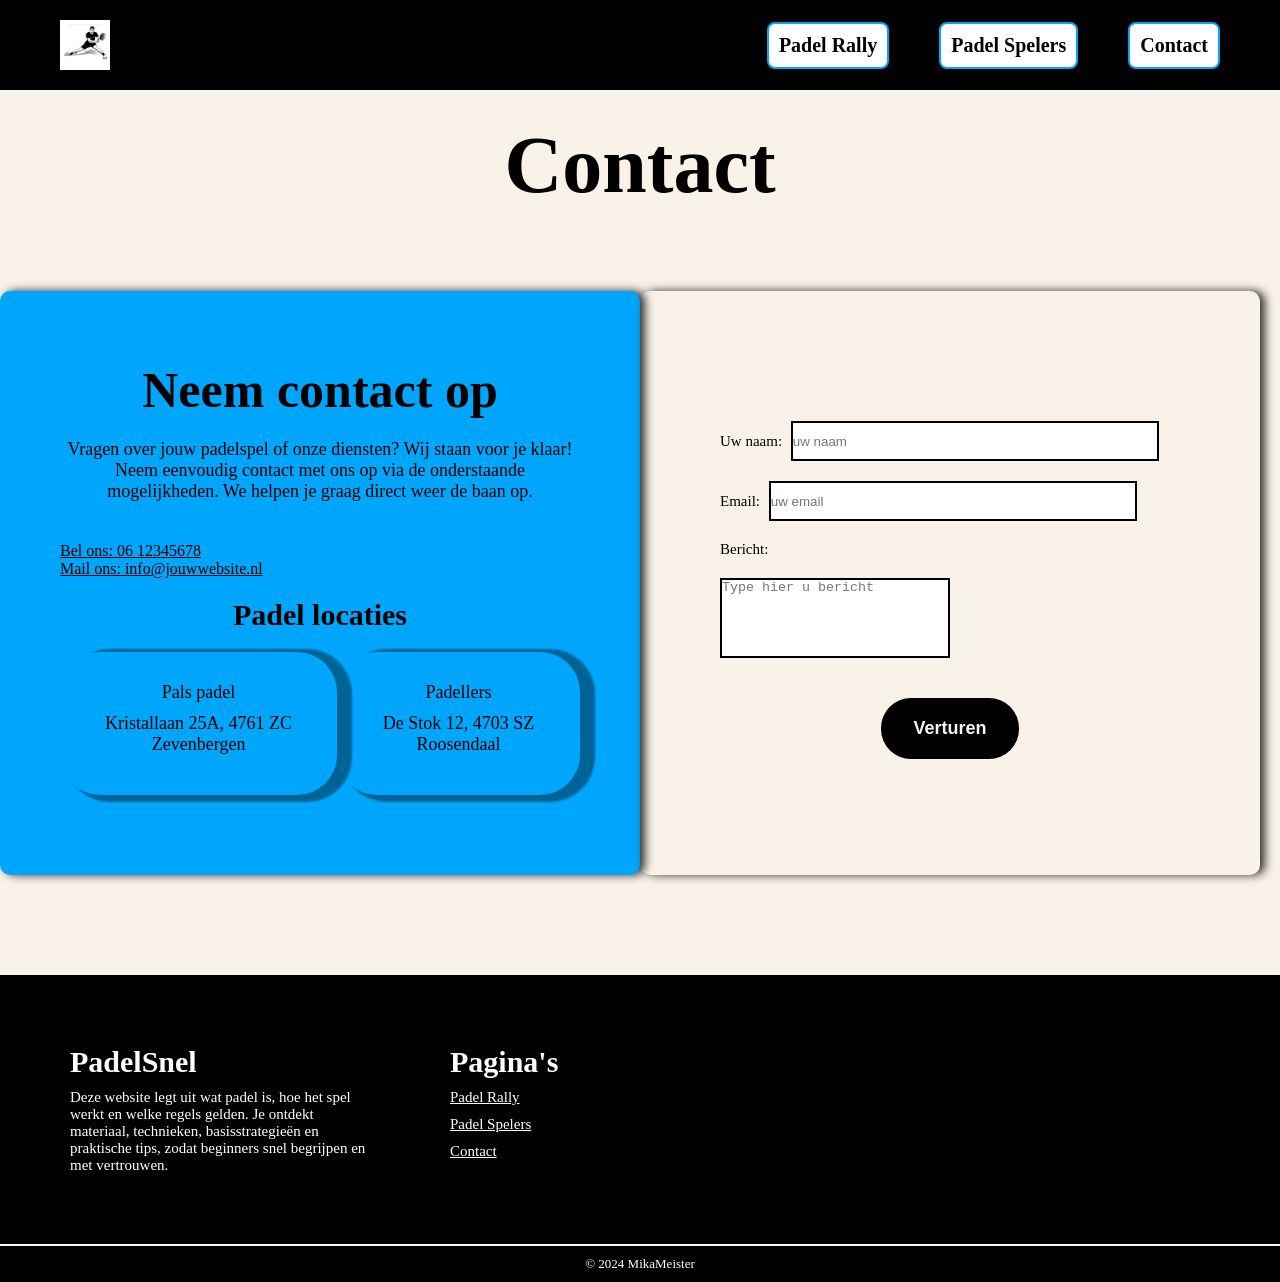
<file: contact.html>
<!doctype html>
<html lang="en">
  <head>
    <meta charset="UTF-8" />
    <meta name="viewport" content="width=device-width, initial-scale=1.0" />
    <title>Contact</title>
    <link rel="stylesheet" href="style.css" />
  </head>
  <body>
    <header>
      <nav class="navbar">
        <a class="logo-nav" href="index.html"
          ><img
            src="img/padel logo.png"
            alt="een tekening van een padeller in actie"
        /></a>
        <a href="padel-rally.html"><strong>Padel Rally</strong></a>
        <a href="padel-spelers.html"><strong>Padel Spelers</strong></a>
        <a href="contact.html"><strong>Contact</strong></a>
      </nav>
    </header>

    <main class="main-contact">
      <h1>Contact</h1>
      <section class="contact">
        <div class="contact-grid">
          <div class="contact-card left">
            <h2>Neem contact op</h2>
            <p>
              Vragen over jouw padelspel of onze diensten? Wij staan voor je
              klaar! Neem eenvoudig contact met ons op via de onderstaande
              mogelijkheden. We helpen je graag direct weer de baan op.
            </p>
            <a href="tel:+31612345678">Bel ons: 06 12345678</a>
            <a href="mailto:info@jouwwebsite.nl"
              >Mail ons: info@jouwwebsite.nl</a
            >
            <div class="padel-locaties">
              <h3>Padel locaties</h3>
              <div class="locaties-grid">
                <div class="locaties-card">
                  <p>Pals padel</p>
                  <p>Kristallaan 25A, 4761 ZC Zevenbergen</p>
                </div>
                <div class="locaties-card">
                  <p>Padellers</p>
                  <p>De Stok 12, 4703 SZ Roosendaal</p>
                </div>
              </div>
            </div>
          </div>
          <div class="contact-card right">
            <form action="#" class="contact-form">
              <div>
                <label for="name">Uw naam: </label>
                <input
                  type="text"
                  id="name"
                  name="name"
                  placeholder="uw naam"
                  required
                />
              </div>
              <div>
                <label for="email">Email: </label>
                <input
                  type="text"
                  id="email"
                  name="email"
                  placeholder="uw email"
                  required
                />
              </div>
              <label for="message">Bericht: </label>
              <textarea
                name="message"
                id="message"
                placeholder="Type hier u bericht"
                rows="5"
                required
              ></textarea>

              <button type="submit" class="submit-btn">Verturen</button>
            </form>
          </div>
        </div>
      </section>
    </main>

    <footer>
      <div class="footer">
        <div class="footer-grid">
          <div class="footer-column">
            <h3>PadelSnel</h3>
            <p>
              Deze website legt uit wat padel is, hoe het spel werkt en welke
              regels gelden. Je ontdekt materiaal, technieken, basisstrategieën
              en praktische tips, zodat beginners snel begrijpen en met
              vertrouwen.
            </p>
          </div>
          <div class="footer-column">
            <h3>Pagina's</h3>
            <ul>
              <li><a href="padel-rally.html">Padel Rally</a></li>
              <li><a href="padel-spelers.html">Padel Spelers</a></li>
              <li><a href="contact.html">Contact</a></li>
            </ul>
          </div>
        </div>
      </div>
      <div class="footer-bottom">
        <p>&copy; 2024 MikaMeister</p>
      </div>
    </footer>
  </body>
</html>
</file>
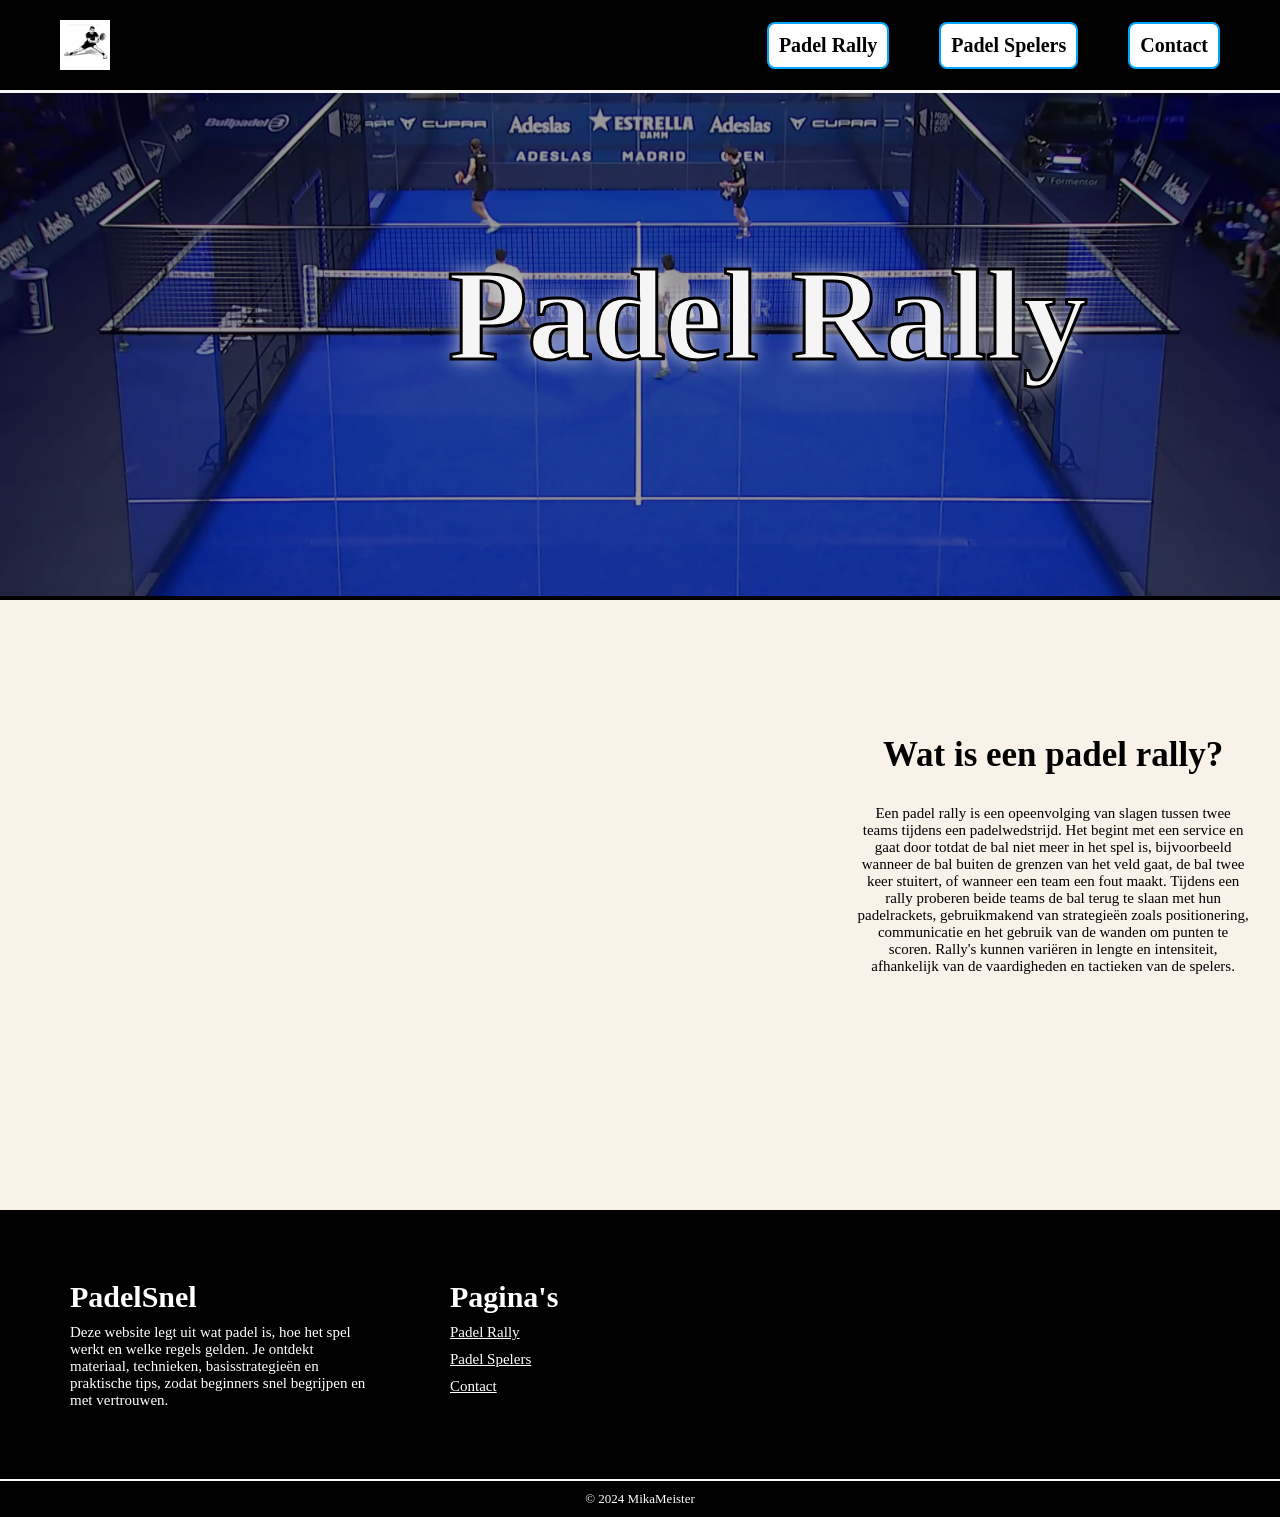
<file: padel-rally.html>
<!doctype html>
<html lang="en">
  <head>
    <meta charset="UTF-8" />
    <meta name="viewport" content="width=device-width, initial-scale=1.0" />
    <title>Padel Rally</title>
    <link rel="stylesheet" href="style.css" />
  </head>
  <body>
    <header>
      <nav class="navbar">
        <a class="logo-nav" href="index.html"
          ><img
            src="img/padel logo.png"
            alt="een tekening van een padeller in actie"
        /></a>
        <a href="padel-rally.html"><strong>Padel Rally</strong></a>
        <a href="padel-spelers.html"><strong>Padel Spelers</strong></a>
        <a href="contact.html"><strong>Contact</strong></a>
      </nav>
    </header>
    <main>
      <section class="hero-rally">
        <h1>Padel Rally</h1>
        <img
          src="img/padel rallly 1.jpg"
          alt="Een foto van twee padel spelers die een lange rally aan het spelen zijn"
        />
      </section>
      <section class="main-rally">
        <article class="article-rally">
          <iframe
            class="video-rally"
            src="https://www.youtube.com/embed/Cke6Wsg-_Uk?autoplay=1&controls=0&mute=1&loop=1&playlist=Cke6Wsg-_Uk"
            title="A paddel amazing rally"
            width="560"
            height="315"
            frameborder="0"
            allowfullscreen
            allow="autoplay"
          ></iframe>
          <div class="tekst-rally">
            <h2>Wat is een padel rally?</h2>
            <p>
              Een padel rally is een opeenvolging van slagen tussen twee teams
              tijdens een padelwedstrijd. Het begint met een service en gaat
              door totdat de bal niet meer in het spel is, bijvoorbeeld wanneer
              de bal buiten de grenzen van het veld gaat, de bal twee keer
              stuitert, of wanneer een team een fout maakt. Tijdens een rally
              proberen beide teams de bal terug te slaan met hun padelrackets,
              gebruikmakend van strategieën zoals positionering, communicatie en
              het gebruik van de wanden om punten te scoren. Rally's kunnen
              variëren in lengte en intensiteit, afhankelijk van de vaardigheden
              en tactieken van de spelers.
            </p>
          </div>
        </article>
      </section>
    </main>
    <footer>
      <div class="footer">
        <div class="footer-grid">
          <div class="footer-column">
            <h3>PadelSnel</h3>
            <p>
              Deze website legt uit wat padel is, hoe het spel werkt en welke
              regels gelden. Je ontdekt materiaal, technieken, basisstrategieën
              en praktische tips, zodat beginners snel begrijpen en met
              vertrouwen.
            </p>
          </div>
          <div class="footer-column">
            <h3>Pagina's</h3>
            <ul>
              <li><a href="padel-rally.html">Padel Rally</a></li>
              <li><a href="padel-spelers.html">Padel Spelers</a></li>
              <li><a href="contact.html">Contact</a></li>
            </ul>
          </div>
        </div>
      </div>
      <div class="footer-bottom">
        <p>&copy; 2024 MikaMeister</p>
      </div>
    </footer>
  </body>
</html>
</file>
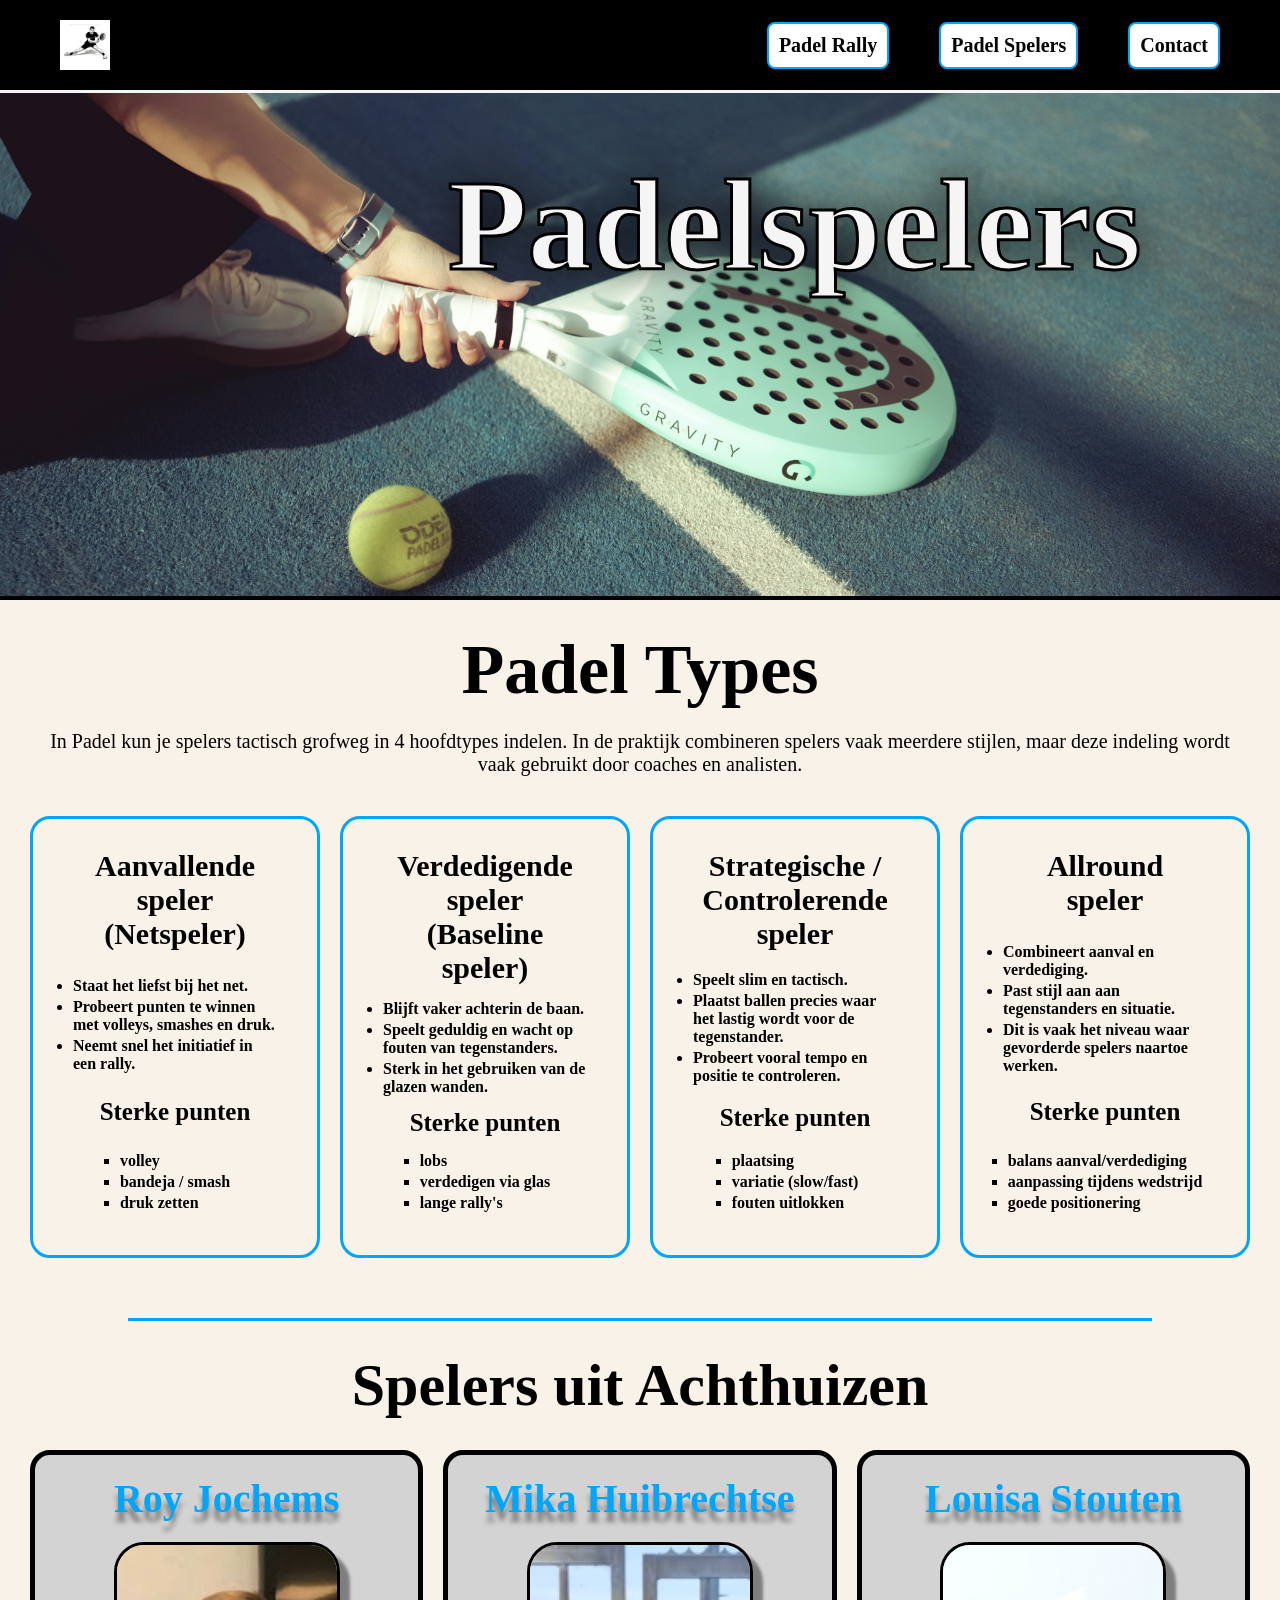
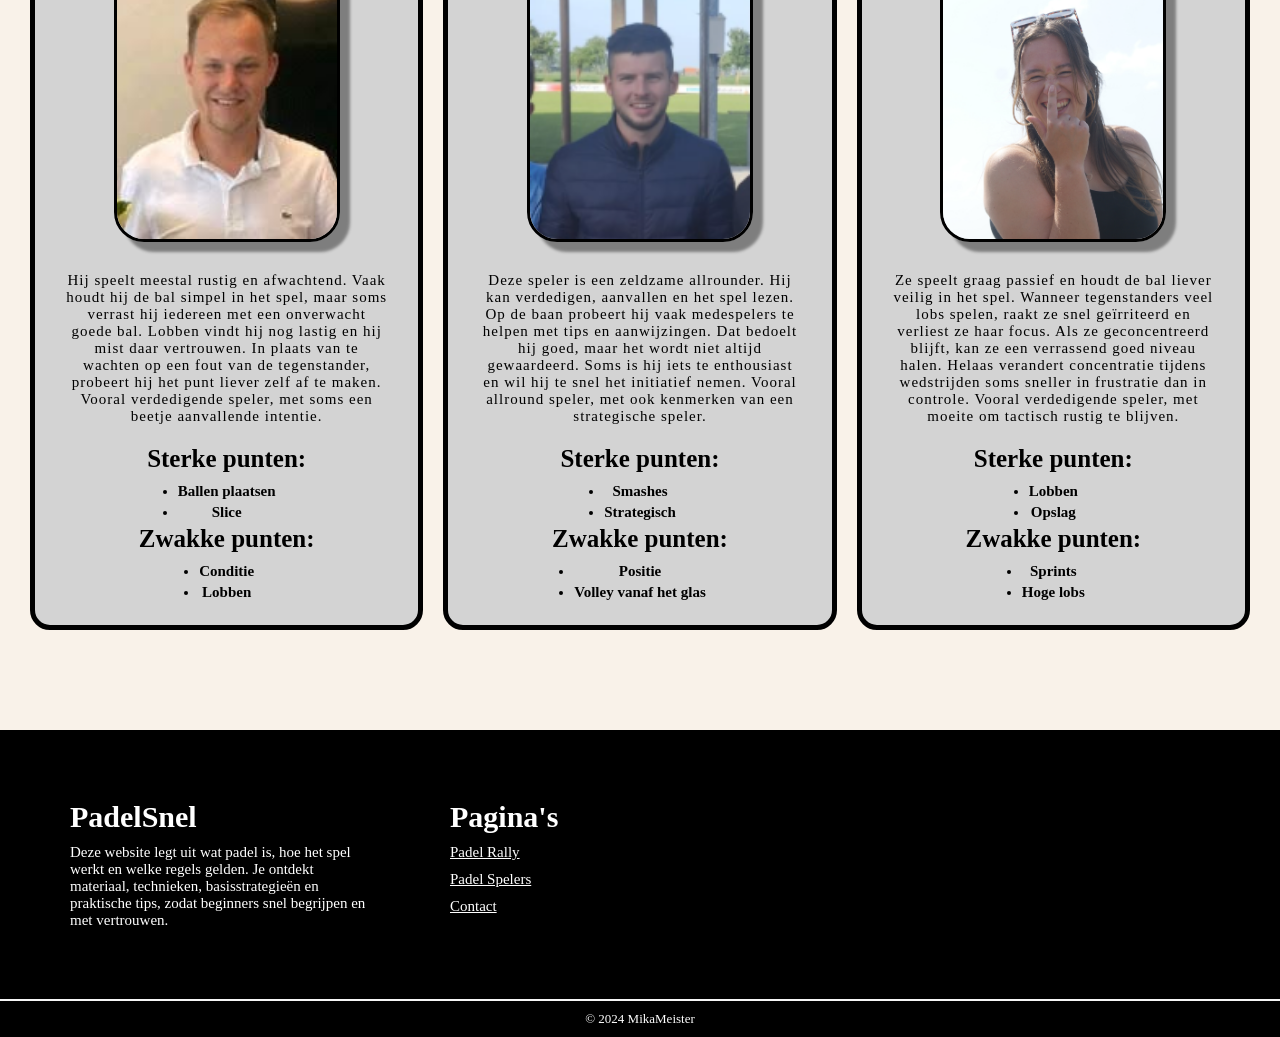
<file: padel-spelers.html>
<!doctype html>
<html lang="en">
  <head>
    <meta charset="UTF-8" />
    <meta name="viewport" content="width=device-width, initial-scale=1.0" />
    <title>Verschillende padelspelers</title>
    <link rel="stylesheet" href="style.css" />
  </head>
  <body>
    <header>
      <nav class="navbar">
        <a class="logo-nav" href="index.html"
          ><img
            src="img/padel logo.png"
            alt="een tekening van een padeller in actie"
        /></a>
        <a href="padel-rally.html"><strong>Padel Rally</strong></a>
        <a href="padel-spelers.html"><strong>Padel Spelers</strong></a>
        <a href="contact.html"><strong>Contact</strong></a>
      </nav>
    </header>

    <main>
      <section class="hero">
        <h1>Padelspelers</h1>
        <img
          src="img/Padel afbeelding.jpg"
          alt="Een foto van een padelbal en racket die iemand tegen de grond aan houd"
        />
      </section>

      <section class="padel-types">
        <h2>Padel Types</h2>
        <p>
          In Padel kun je spelers tactisch grofweg in 4 hoofdtypes indelen. In
          de praktijk combineren spelers vaak meerdere stijlen, maar deze
          indeling wordt vaak gebruikt door coaches en analisten.
        </p>
        <div class="grid-padel-type">
          <div class="padel-type-card">
            <h3>
              Aanvallende speler <br />
              (Netspeler)
            </h3>
            <ul class="punten">
              <li>Staat het liefst bij het net.</li>
              <li>Probeert punten te winnen met volleys, smashes en druk.</li>
              <li>Neemt snel het initiatief in een rally.</li>
            </ul>
            <h4>Sterke punten</h4>
            <ul class="sterktes">
              <li>volley</li>
              <li>bandeja / smash</li>
              <li>druk zetten</li>
            </ul>
          </div>
          <div class="padel-type-card">
            <h3>
              Verdedigende speler <br />
              (Baseline speler)
            </h3>
            <ul class="punten">
              <li>Blijft vaker achterin de baan.</li>
              <li>Speelt geduldig en wacht op fouten van tegenstanders.</li>
              <li>Sterk in het gebruiken van de glazen wanden.</li>
            </ul>
            <h4>Sterke punten</h4>
            <ul class="sterktes">
              <li>lobs</li>
              <li>verdedigen via glas</li>
              <li>lange rally's</li>
            </ul>
          </div>
          <div class="padel-type-card">
            <h3>Strategische / Controlerende speler</h3>
            <ul class="punten">
              <li>Speelt slim en tactisch.</li>
              <li>
                Plaatst ballen precies waar het lastig wordt voor de
                tegenstander.
              </li>
              <li>Probeert vooral tempo en positie te controleren.</li>
            </ul>
            <h4>Sterke punten</h4>
            <ul class="sterktes">
              <li>plaatsing</li>
              <li>variatie (slow/fast)</li>
              <li>fouten uitlokken</li>
            </ul>
          </div>
          <div class="padel-type-card">
            <h3>
              Allround <br />
              speler
            </h3>
            <ul class="punten">
              <li>Combineert aanval en verdediging.</li>
              <li>Past stijl aan aan tegenstanders en situatie.</li>
              <li>
                Dit is vaak het niveau waar gevorderde spelers naartoe werken.
              </li>
            </ul>
            <h4>Sterke punten</h4>
            <ul class="sterktes">
              <li>balans aanval/verdediging</li>
              <li>aanpassing tijdens wedstrijd</li>
              <li>goede positionering</li>
            </ul>
          </div>
        </div>
      </section>

      <hr class="spelers-lijn" />

      <section class="padel-spelers">
        <h2>Spelers uit Achthuizen</h2>
        <div class="padel-speler-grid">
          <div class="padel-speler-card">
            <h3>Roy Jochems</h3>
            <img
              src="[data-uri]"
              alt="Foto van Roy Jochems"
            />
            <p>
              Hij speelt meestal rustig en afwachtend. Vaak houdt hij de bal
              simpel in het spel, maar soms verrast hij iedereen met een
              onverwacht goede bal. Lobben vindt hij nog lastig en hij mist daar
              vertrouwen. In plaats van te wachten op een fout van de
              tegenstander, probeert hij het punt liever zelf af te maken.
              Vooral verdedigende speler, met soms een beetje aanvallende
              intentie.
            </p>
            <div class="punten">
              <h4>Sterke punten:</h4>
              <ul class="sterke-punten">
                <li>Ballen plaatsen</li>
                <li>Slice</li>
              </ul>
              <h4>Zwakke punten:</h4>
              <ul class="zwakke-punten">
                <li>Conditie</li>
                <li>Lobben</li>
              </ul>
            </div>
          </div>
          <div class="padel-speler-card">
            <h3>Mika Huibrechtse</h3>
            <img src="img/mika huib.png" alt="Foto van Mika Huibrechtse" />
            <p>
              Deze speler is een zeldzame allrounder. Hij kan verdedigen,
              aanvallen en het spel lezen. Op de baan probeert hij vaak
              medespelers te helpen met tips en aanwijzingen. Dat bedoelt hij
              goed, maar het wordt niet altijd gewaardeerd. Soms is hij iets te
              enthousiast en wil hij te snel het initiatief nemen. Vooral
              allround speler, met ook kenmerken van een strategische speler.
            </p>
            <div class="punten">
              <h4>Sterke punten:</h4>
              <ul class="sterke-punten">
                <li>Smashes</li>
                <li>Strategisch</li>
              </ul>
              <h4>Zwakke punten:</h4>
              <ul class="zwakke-punten">
                <li>Positie</li>
                <li>Volley vanaf het glas</li>
              </ul>
            </div>
          </div>
          <div class="padel-speler-card">
            <h3>Louisa Stouten</h3>
            <img src="img/louisa stouten.JPG" alt="Foto van Louisa Stouten" />
            <p>
              Ze speelt graag passief en houdt de bal liever veilig in het spel.
              Wanneer tegenstanders veel lobs spelen, raakt ze snel geïrriteerd
              en verliest ze haar focus. Als ze geconcentreerd blijft, kan ze
              een verrassend goed niveau halen. Helaas verandert concentratie
              tijdens wedstrijden soms sneller in frustratie dan in controle.
              Vooral verdedigende speler, met moeite om tactisch rustig te
              blijven.
            </p>
            <div class="punten">
              <h4>Sterke punten:</h4>
              <ul class="sterke-punten">
                <li>Lobben</li>
                <li>Opslag</li>
              </ul>
              <h4>Zwakke punten:</h4>
              <ul class="zwakke-punten">
                <li>Sprints</li>
                <li>Hoge lobs</li>
              </ul>
            </div>
          </div>
        </div>
      </section>
    </main>

    <footer>
      <div class="footer">
        <div class="footer-grid">
          <div class="footer-column">
            <h3>PadelSnel</h3>
            <p>
              Deze website legt uit wat padel is, hoe het spel werkt en welke
              regels gelden. Je ontdekt materiaal, technieken, basisstrategieën
              en praktische tips, zodat beginners snel begrijpen en met
              vertrouwen.
            </p>
          </div>
          <div class="footer-column">
            <h3>Pagina's</h3>
            <ul>
              <li><a href="padel-rally.html">Padel Rally</a></li>
              <li><a href="padel-spelers.html">Padel Spelers</a></li>
              <li><a href="contact.html">Contact</a></li>
            </ul>
          </div>
        </div>
      </div>
      <div class="footer-bottom">
        <p>&copy; 2024 MikaMeister</p>
      </div>
    </footer>
  </body>
</html>
</file>
<file: style.css>
* {
  margin: 0;
  padding: 0;
  border: none;
  outline: none;
  box-sizing: border-box;
}

html {
  font-size: 62.5%;
  overflow-x: hidden;
  position: relative;
  width: 100%;
}

body {
  background-color: rgb(249, 242, 233);
  overflow-x: hidden;
  position: relative;
  width: 100%;
}

header {
  position: relative;
  z-index: 100;
}

hr {
  background-color: #00a6fb;
  border: none;
  height: 4px;
  margin: 20px 50px;
}

/* Navigation */

.navbar {
  margin: 0;
  padding: 20px 60px;
  background-color: black;
  position: fixed;
  width: 100%;
  display: flex;
  justify-content: flex-start;
  align-items: center;
  list-style: none;
  gap: 50px;
  border-bottom: 3px solid whitesmoke;
  font-size: 2rem;
}

.logo-nav {
  margin-right: auto;
}

.logo-nav img {
  width: 50px;
  height: 45px;
  object-fit: contain;
}

a {
  color: black;
}

.navbar a {
  text-decoration: none;
  background-color: white;
  transition: transform 0.5s ease;
}

.navbar a:not(.logo-nav) {
  padding: 10px;
  background-color: white;
  border-radius: 8px;
  border: 2px solid #00a6fb;
}

.navbar a:not(.logo-nav):hover {
  background-color: #00a6fb;
  color: white;
  border: 2px solid white;
  transform: scale(1.1);
}

/* text */
h1 {
  text-align: center;
}

/* hero */
.hero {
  position: relative;
  overflow: hidden;
  height: 60%;
  background-position: center top;
}

.hero img {
  max-width: 100%;
  display: block;
  width: 100%;
  max-height: 600px;
  object-fit: cover;
  border-bottom: 4px solid black;
}

.hero h1 {
  font-size: 13rem;
  text-shadow: 0 0 40px rgba(0, 0, 0, 0.8);
  position: absolute;
  top: 25%;
  left: 35%;
  transform: translate(-50, -50);
  color: whitesmoke;
  -webkit-text-stroke: 3px black;
}

/* Hero rally */

.hero-rally {
  position: relative;
  overflow: hidden;
  height: 60%;
  background-position: center top;
}

.hero-rally::before {
  content: "";
  position: absolute;
  top: 0;
  left: 0;
  width: 100%;
  height: 100%;
  background-color: rgba(0, 0, 0, 0.4);
  z-index: 1;
}

.hero-rally img {
  max-width: 100%;
  display: block;
  width: 100%;
  max-height: 600px;
  object-fit: cover;
  object-position: center 10%;
  border-bottom: 4px solid black;
}

.hero-rally h1 {
  font-size: 13rem;
  text-shadow: 0 0 20px rgba(255, 255, 255, 0.8);
  position: absolute;
  top: 40%;
  left: 35%;
  transform: translate(-50, -50);
  color: whitesmoke;
  -webkit-text-stroke: 3px black;
  z-index: 2;
}

/* Main content */
.main .article {
  display: flex;
  align-items: center;
  gap: 20px;
  padding: 20px;
}

.main .article img {
  width: 40%;
  height: auto;
  border: 4px solid black;
  border-radius: 20px;
}

.main .article .tekst {
  width: 60%;
  font-size: 2rem;
  padding: 4rem;
  text-align: center;
}

.main .article .tekst h2 {
  text-align: center;
  margin-bottom: 30px;
  font-size: 5rem;
}

/* stappenplan padel */
.article-padel h2 {
  text-align: center;
  font-size: 5rem;
  margin-top: 40px;
}

.article-padel h3 {
  text-align: center;
  font-size: 2.5rem;
  margin-top: 30px;
  margin-bottom: 30px;
}

.stappenplan h3 {
  text-align: center;
  margin-bottom: 20px;
  font-size: 3rem;
}

.stappenplan p {
  margin-bottom: 20px;
  font-size: 1.5rem;
  text-align: center;
}

.stappenplan {
  display: grid;
  grid-template-columns: repeat(3, 1fr);
  gap: 30px;
  list-style-position: inside;
  padding: 0;
  align-items: stretch;
  padding-bottom: 30px;
  margin: 0 50px;
}

.stappenplan li {
  background-color: #f5f5f5;
  padding: 5px 20px 20px 20px;
  border-radius: 8px;
  display: flex;
  flex-direction: column;
  border: 3px solid #00a6fb;
}

.stappenplan li img {
  width: 100%;
  height: 250px;
  object-fit: cover;
  display: block;
  border: 3px solid black;
  border-radius: 10px;
  margin-top: auto;
}

/* Padel vormen */
.rackets h2 {
  text-align: center;
  font-size: 5rem;
  padding-top: 30px;
  padding-bottom: 20px;
}

.racket-list {
  display: grid;
  grid-template-columns: repeat(3, 1fr);
  gap: 20px;
  padding: 10px;
  list-style: none;
  margin: 0 auto;
  width: 100%;
}

.racket-list li {
  background-color: #f5f5f5;
  display: flex;
  flex-direction: column;
  gap: 12px;
  padding: 30px;
  border-radius: 20px;
  border: 3px solid #00a6fb;
  font-size: 1.5rem;
  transition: font-size 0.5s ease-in-out;
  text-align: center;
  margin: auto 0;
}

.racket-list li:hover {
  font-size: 1.6rem;
}

.rackets img {
  width: 60%;
  display: block;
  margin: 0 auto 4rem;
  height: auto;
  object-fit: cover;
  border: 4px solid black;
  border-radius: 10px;
  margin-top: 30px;
}

/* Rally article */

.main-rally .article-rally {
  display: flex;
  align-items: center;
  gap: 100px;
  padding: 30px;
}

.main-rally .article-rally .video-rally {
  width: 900px;
  height: 450px;
}

.main-rally .article-rally .tekst-rally {
  width: 40%;
  font-size: 1.5rem;
}

.main-rally .article-rally .tekst-rally h2 {
  text-align: center;
  margin-bottom: 30px;
  font-size: 3.5rem;
}

.main-rally .article-rally .tekst-rally p {
  text-align: center;
}

/* Footer */

.footer {
  background-color: black;
  color: white;
  padding: 70px;
  margin-top: 10rem;
}

.footer-grid {
  display: grid;
  grid-template-columns: repeat(2, 300px);
  gap: 8rem;
}

.footer-column h3 {
  font-size: 3rem;
  padding-bottom: 10px;
}

.footer-column p,
.footer-column a {
  font-size: 1.5rem;
  color: white;
}

.footer-column ul {
  list-style-type: none;
}

.footer-column ul li {
  margin-bottom: 10px;
}

.footer-bottom {
  text-align: center;
  background-color: black;
  color: white;
  border-top: 2px solid whitesmoke;
  padding: 10px 0;
  font-size: 1.3rem;
}

/* Padel-spelers pagina */

.spelers-lijn {
  height: 0.3rem;
  color: black;
  width: 80%;
  margin: 1rem auto;
}

/* Section 1 */
.padel-types {
  width: 100%;
  text-align: center;
  padding: 0 3rem 5rem;
}

.padel-types h2 {
  font-size: 7rem;
  margin: 3rem auto 2rem;
}

.padel-types p {
  font-size: 2rem;
  margin-bottom: 4rem;
}

.grid-padel-type {
  display: grid;
  grid-template-columns: repeat(4, 1fr);
  gap: 20px;
}

.padel-type-card {
  border: 3px solid #00a6fb;
  border-radius: 20px;
  padding: 3rem 4rem;
  display: flex;
  flex-direction: column;
  justify-content: space-between;
}

.padel-type-card h3 {
  font-size: 3rem;
}

.padel-type-card ul {
  width: fit-content;
  margin: 1.5rem auto 1rem;
  text-align: left;
  list-style-position: outside;
  font-weight: bold;
}

.padel-type-card ul li {
  font-size: 1.6rem;
  margin-bottom: 0.3rem;
}

.sterktes {
  list-style-type: square;
}

.padel-type-card h4 {
  font-size: 2.5rem;
}

/* section 2 */
.padel-spelers h2 {
  font-size: 6rem;
  text-align: center;
  margin: 3rem auto;
}

.padel-speler-grid {
  display: grid;
  grid-template-columns: repeat(3, 1fr);
  gap: 20px;
  text-align: center;
  margin: 2rem 3rem;
}

.padel-speler-card {
  border: 5px solid black;
  border-radius: 20px;
  padding: 2rem 3rem 0;
  display: flex;
  flex-direction: column;
  align-items: center;
  max-height: 780px;
  background-color: lightgray;
}

.padel-speler-card h3 {
  font-size: 4rem;
  color: #00a6fb;
  text-shadow: 0px 10px 5px rgba(0, 0, 0, 0.4);
  margin-bottom: 2rem;
}

.padel-speler-card img {
  object-fit: cover;
  width: 70%;
  height: 40%;
  border: 3px solid black;
  border-radius: 30px;
  margin-bottom: 3rem;
  box-shadow: 10px 10px 3px rgba(0, 0, 0, 0.4);
}

.padel-speler-card p {
  font-size: 1.5rem;
  letter-spacing: 1px;
  margin-bottom: 2rem;
}

.padel-speler-card ul {
  width: fit-content;
  margin: 0 auto;
  text-align: center;
  list-style-position: outside;
  font-weight: bold;
}

.punten h4 {
  font-size: 2.5rem;
  margin-bottom: 1rem;
}

.punten ul li {
  font-size: 1.5rem;
  margin-bottom: 0.4rem;
}

/* Contact pagina */
.main-contact {
  margin-top: 120px;
  width: 100%;
}

.main-contact h1 {
  font-size: 8rem;
  text-align: center;
  margin-bottom: 8rem;
}

.main-contact .contact {
  margin: 2rem;
}

.contact-grid {
  display: grid;
  grid-template-columns: repeat(2, 1fr);
  width: 100%;
}

.contact-card {
  padding: 3rem;
  text-align: center;
  box-shadow: 5px 0px 10px rgba(0, 0, 0, 0.8);
  border-radius: 10px;
}

.contact-card.left {
  background-color: #00a6fb;
  margin-left: -2rem;
  transform: translateY(1.3);
  padding: 3rem 6rem;
}

.contact-card.left h2 {
  font-size: 5rem;
  margin-bottom: 2rem;
  margin-top: 4rem;
}

.contact-card.left p {
  font-size: 1.8rem;
  margin-bottom: 4rem;
}

.contact-card.left a {
  display: flex;
  justify-content: flex-start;
  font-size: 1.6rem;
}

.locaties-grid {
  display: flex;
  flex-direction: row;
  justify-content: center;
}

.locaties-card {
  display: flex;
  flex-direction: column;
  box-shadow: 10px 2px 2px 5px rgba(0, 0, 0, 0.4);
  border-radius: 40px;
  align-items: center;
  padding: 3rem;
  margin-bottom: 5rem;
}

.contact-card.left .locaties-card p {
  margin-bottom: 1rem;
}

.padel-locaties h3 {
  font-size: 3rem;
  margin: 2rem auto;
}

.contact-form {
  display: flex;
  flex-direction: column;
  text-align: left;
  padding: 10rem 5rem 0;
}

.contact-form label {
  font-size: 1.5rem;
  margin-right: 0.5rem;
  margin-bottom: 2rem;
}

.contact-form input,
textarea {
  border: 2px solid black;
  width: 80%;
  height: 4rem;
  margin-bottom: 2rem;
}

.contact-form textarea {
  resize: none;
  width: 50%;
  height: 8rem;
}

.submit-btn {
  width: 30%;
  margin: 2rem auto;
  background-color: black;
  color: whitesmoke;
  border-radius: 30px;
  padding: 2rem 0.5rem;
  font-size: 1.8rem;
  font-weight: bold;
}

@media (max-width: 600px) {
  /* Hoofdpagina padel */
  .navbar {
    display: flex;
    flex-direction: column;
    padding: 10px auto;
    gap: 2rem;
    position: static;
  }

  .hero h1 {
    font-size: 5rem;
    -webkit-text-stroke: 2px black;
    top: 14%;
    font-family: "Courier New", Courier, monospace;
  }

  .article {
    flex-direction: column;
  }

  .main .article .tekst {
    width: 100%;
    padding: 0;
  }

  .main .article img {
    width: 90%;
  }

  .stappenplan {
    grid-template-columns: repeat(2, 1fr);
    gap: 10px;
    margin: 0 auto;
    padding: 2rem 1rem;
  }

  .racket-list {
    grid-template-columns: 1fr;
    gap: 10px;
    width: 90%;
  }

  .rackets img {
    width: 90%;
  }

  .footer-grid {
    grid-template-columns: repeat(2, 1fr);
    margin: 0 auto;
    padding: 0;
    gap: 60px;
  }

  /* Padel Rally */

  .hero-rally h1 {
    font-size: 5rem;
  }

  .main-rally .article-rally {
    flex-direction: column;
    gap: 0;
  }

  .main-rally .article-rally .video-rally {
    width: 100%;
    height: 200px;
    margin-bottom: 3rem;
  }

  .main-rally .article-rally .tekst-rally {
    width: 90%;
    font-size: 1.5rem;
  }

  .main-rally .article-rally .tekst-rally h2 {
    text-align: center;
    margin-bottom: 30px;
    font-size: 4rem;
  }

  .main-rally .article-rally .tekst-rally p {
    text-align: center;
    font-size: 1.6rem;
    letter-spacing: 0.5px;
    margin-bottom: 1rem;
  }

  /* Spelers pagina */
  .padel-types h2 {
    font-size: 5rem;
  }

  .padel-types p {
    font-size: 1.5rem;
  }

  .grid-padel-type {
    grid-template-columns: 1fr;
  }

  .padel-speler-grid {
    grid-template-columns: 1fr;
  }

  .padel-speler-card {
    min-height: 700px;
    overflow: hidden;
  }

  .padel-speler-card img {
    height: 200px;
  }

  .punten ul {
    margin-bottom: 2rem;
  }

  /* CONTACT PAGINA */

  .contact-grid {
    grid-template-columns: 1fr;
    gap: 20px;
  }

  .contact-card.left {
    margin-left: 0;
    padding: 0 4rem;
  }

  .contact-form {
    padding: 2rem 2rem 0;
  }

  .contact-form input {
    width: 70%;
  }
  .contact-form textarea {
    width: 90%;
  }

  .submit-btn {
    width: 50%;
  }
}
</file>
